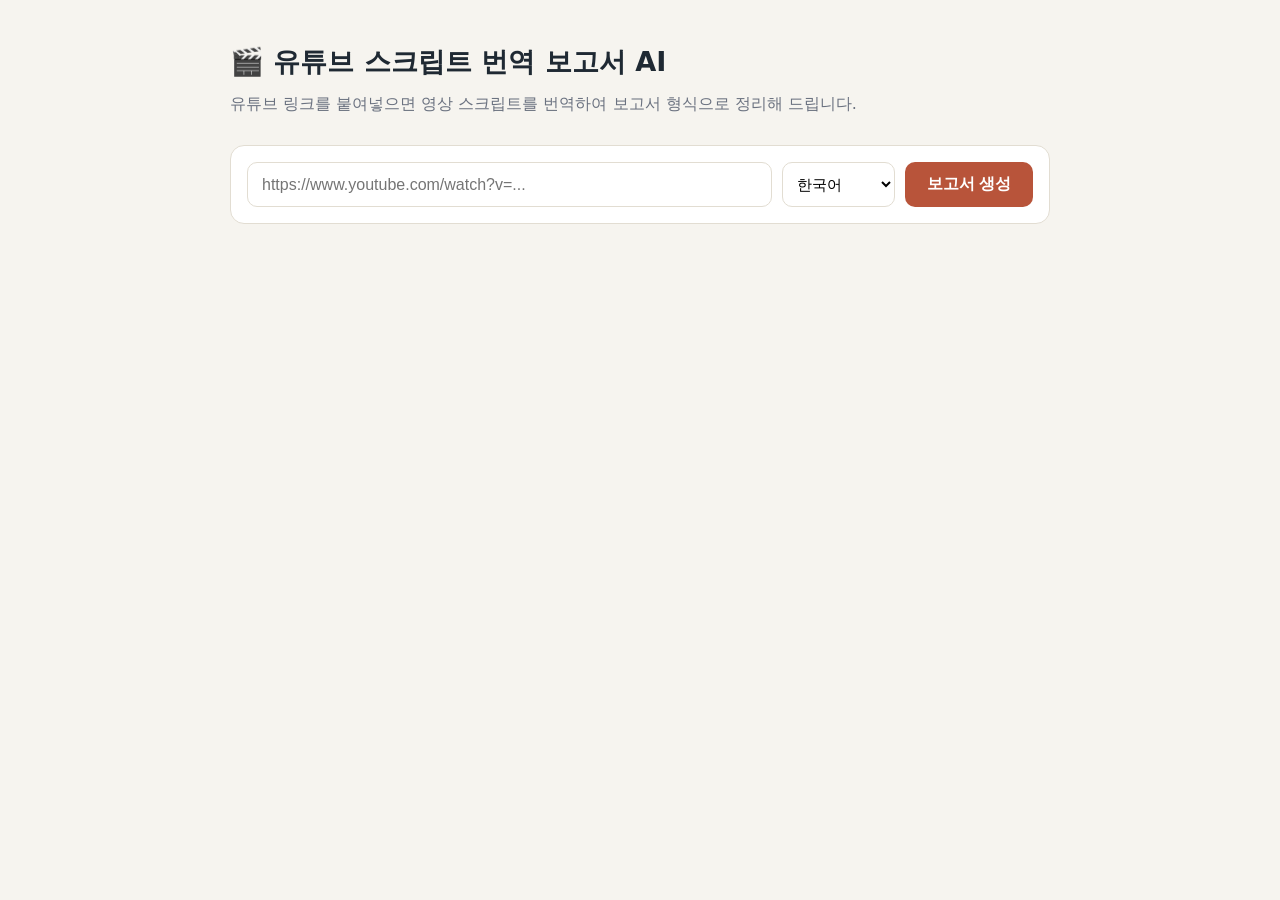
<file: static/index.html>
<!DOCTYPE html>
<html lang="ko">
<head>
<meta charset="UTF-8">
<meta name="viewport" content="width=device-width, initial-scale=1.0">
<title>유튜브 스크립트 번역 보고서 AI</title>
<style>
  :root {
    --bg: #f6f4ef;
    --card: #ffffff;
    --ink: #1f2933;
    --muted: #6b7280;
    --accent: #b8543a;
    --accent-dark: #97432e;
    --border: #e2ddd2;
  }
  * { box-sizing: border-box; }
  body {
    margin: 0;
    font-family: "Pretendard", "Apple SD Gothic Neo", "Noto Sans KR", system-ui, sans-serif;
    background: var(--bg);
    color: var(--ink);
    line-height: 1.65;
  }
  .wrap { max-width: 860px; margin: 0 auto; padding: 40px 20px 80px; }
  header h1 { font-size: 1.7rem; margin: 0 0 6px; }
  header p { color: var(--muted); margin: 0 0 28px; }
  form {
    display: flex; gap: 10px; flex-wrap: wrap;
    background: var(--card); border: 1px solid var(--border);
    border-radius: 14px; padding: 16px;
  }
  input[type="url"] {
    flex: 1 1 320px; padding: 12px 14px; font-size: 1rem;
    border: 1px solid var(--border); border-radius: 10px; outline: none;
  }
  input[type="url"]:focus { border-color: var(--accent); }
  select {
    padding: 12px 10px; font-size: 0.95rem;
    border: 1px solid var(--border); border-radius: 10px; background: #fff;
  }
  button {
    padding: 12px 22px; font-size: 1rem; font-weight: 600;
    color: #fff; background: var(--accent); border: none;
    border-radius: 10px; cursor: pointer;
  }
  button:hover { background: var(--accent-dark); }
  button:disabled { background: #c9c2b6; cursor: not-allowed; }
  .status { margin: 18px 4px; color: var(--muted); font-size: 0.92rem; min-height: 1.4em; }
  .status.error { color: #b3261e; }
  .spinner {
    display: inline-block; width: 12px; height: 12px; margin-right: 8px;
    border: 2px solid var(--border); border-top-color: var(--accent);
    border-radius: 50%; animation: spin 0.8s linear infinite; vertical-align: -1px;
  }
  @keyframes spin { to { transform: rotate(360deg); } }
  #report {
    display: none;
    background: var(--card); border: 1px solid var(--border);
    border-radius: 14px; padding: 30px 34px; margin-top: 6px;
    overflow-wrap: break-word;
  }
  #report h1 { font-size: 1.45rem; border-bottom: 2px solid var(--accent); padding-bottom: 10px; }
  #report h2 { font-size: 1.18rem; margin-top: 1.8em; color: var(--accent-dark); }
  #report h3 { font-size: 1.04rem; margin-top: 1.4em; }
  #report blockquote {
    margin: 0.8em 0; padding: 8px 16px; color: #4b5563;
    border-left: 3px solid var(--accent); background: #faf7f1;
  }
  #report table { border-collapse: collapse; width: 100%; margin: 0.8em 0; font-size: 0.94rem; }
  #report th, #report td { border: 1px solid var(--border); padding: 7px 12px; text-align: left; }
  #report th { background: #f3efe6; }
  #report code { background: #f3efe6; padding: 1px 5px; border-radius: 4px; font-size: 0.9em; }
  .toolbar { display: none; justify-content: flex-end; gap: 8px; margin-top: 12px; }
  .toolbar button { background: #fff; color: var(--ink); border: 1px solid var(--border); font-weight: 500; padding: 8px 16px; font-size: 0.9rem; }
  .toolbar button:hover { background: #f3efe6; }
</style>
</head>
<body>
<div class="wrap">
  <header>
    <h1>🎬 유튜브 스크립트 번역 보고서 AI</h1>
    <p>유튜브 링크를 붙여넣으면 영상 스크립트를 번역하여 보고서 형식으로 정리해 드립니다.</p>
  </header>

  <form id="form">
    <input type="url" id="url" placeholder="https://www.youtube.com/watch?v=..." required>
    <select id="lang">
      <option value="한국어" selected>한국어</option>
      <option value="English">English</option>
      <option value="日本語">日本語</option>
      <option value="中文(简体)">中文(简体)</option>
      <option value="Español">Español</option>
    </select>
    <button type="submit" id="submit">보고서 생성</button>
  </form>

  <div class="status" id="status"></div>
  <article id="report"></article>
  <div class="toolbar" id="toolbar">
    <button type="button" id="copy">📋 마크다운 복사</button>
    <button type="button" id="download">⬇️ 파일로 저장</button>
  </div>
</div>

<script>
const form = document.getElementById("form");
const urlInput = document.getElementById("url");
const langSelect = document.getElementById("lang");
const submitBtn = document.getElementById("submit");
const statusEl = document.getElementById("status");
const reportEl = document.getElementById("report");
const toolbar = document.getElementById("toolbar");

let rawMarkdown = "";

// 외부 라이브러리 없이 동작하는 최소 마크다운 렌더러
function renderMarkdown(md) {
  const esc = s => s.replace(/&/g, "&amp;").replace(/</g, "&lt;").replace(/>/g, "&gt;");
  const inline = s => esc(s)
    .replace(/\*\*(.+?)\*\*/g, "<strong>$1</strong>")
    .replace(/\*(.+?)\*/g, "<em>$1</em>")
    .replace(/`([^`]+)`/g, "<code>$1</code>");

  const lines = md.split("\n");
  let html = "", listOpen = false, tableRows = [];

  const closeList = () => { if (listOpen) { html += "</ul>"; listOpen = false; } };
  const flushTable = () => {
    if (!tableRows.length) return;
    const [head, ...body] = tableRows;
    html += "<table><thead><tr>" + head.map(c => `<th>${inline(c)}</th>`).join("") + "</tr></thead><tbody>";
    for (const row of body) html += "<tr>" + row.map(c => `<td>${inline(c)}</td>`).join("") + "</tr>";
    html += "</tbody></table>";
    tableRows = [];
  };

  for (const line of lines) {
    const t = line.trim();
    if (/^\|.*\|$/.test(t)) {
      const cells = t.slice(1, -1).split("|").map(c => c.trim());
      if (!cells.every(c => /^:?-{2,}:?$/.test(c))) tableRows.push(cells);
      continue;
    }
    flushTable();
    if (t.startsWith("### ")) { closeList(); html += `<h3>${inline(t.slice(4))}</h3>`; }
    else if (t.startsWith("## ")) { closeList(); html += `<h2>${inline(t.slice(3))}</h2>`; }
    else if (t.startsWith("# "))  { closeList(); html += `<h1>${inline(t.slice(2))}</h1>`; }
    else if (t.startsWith("> "))  { closeList(); html += `<blockquote>${inline(t.slice(2))}</blockquote>`; }
    else if (/^[-*] /.test(t))    { if (!listOpen) { html += "<ul>"; listOpen = true; } html += `<li>${inline(t.slice(2))}</li>`; }
    else if (t === "")            { closeList(); }
    else                          { closeList(); html += `<p>${inline(t)}</p>`; }
  }
  closeList();
  flushTable();
  return html;
}

function setStatus(msg, isError = false, busy = false) {
  statusEl.className = "status" + (isError ? " error" : "");
  statusEl.innerHTML = (busy ? '<span class="spinner"></span>' : "") + msg;
}

form.addEventListener("submit", async (e) => {
  e.preventDefault();
  submitBtn.disabled = true;
  rawMarkdown = "";
  reportEl.style.display = "none";
  reportEl.innerHTML = "";
  toolbar.style.display = "none";
  setStatus("스크립트를 가져오는 중...", false, true);

  try {
    const resp = await fetch("/api/report", {
      method: "POST",
      headers: { "Content-Type": "application/json" },
      body: JSON.stringify({ url: urlInput.value, target_language: langSelect.value }),
    });
    if (!resp.ok || !resp.body) throw new Error("서버 오류가 발생했습니다.");

    const reader = resp.body.getReader();
    const decoder = new TextDecoder();
    let buffer = "";

    while (true) {
      const { done, value } = await reader.read();
      if (done) break;
      buffer += decoder.decode(value, { stream: true });

      let idx;
      while ((idx = buffer.indexOf("\n\n")) !== -1) {
        const block = buffer.slice(0, idx);
        buffer = buffer.slice(idx + 2);
        const eventMatch = block.match(/^event: (.+)$/m);
        const dataMatch = block.match(/^data: (.+)$/m);
        if (!eventMatch || !dataMatch) continue;
        const event = eventMatch[1];
        const data = JSON.parse(dataMatch[1]);

        if (event === "meta") {
          const gen = data.is_generated ? " · 자동 생성 자막" : "";
          setStatus(`자막 확인 완료 (${data.source_language}${gen}) — 보고서 작성 중...`, false, true);
          reportEl.style.display = "block";
        } else if (event === "delta") {
          rawMarkdown += data.text;
          reportEl.innerHTML = renderMarkdown(rawMarkdown);
        } else if (event === "error") {
          setStatus(data.message, true);
          submitBtn.disabled = false;
          return;
        } else if (event === "done") {
          setStatus("✅ 보고서 작성 완료");
          toolbar.style.display = "flex";
        }
      }
    }
  } catch (err) {
    setStatus(err.message || "오류가 발생했습니다.", true);
  } finally {
    submitBtn.disabled = false;
  }
});

document.getElementById("copy").addEventListener("click", async () => {
  await navigator.clipboard.writeText(rawMarkdown);
  setStatus("📋 마크다운이 클립보드에 복사되었습니다.");
});

document.getElementById("download").addEventListener("click", () => {
  const blob = new Blob([rawMarkdown], { type: "text/markdown;charset=utf-8" });
  const a = document.createElement("a");
  a.href = URL.createObjectURL(blob);
  a.download = "youtube-report.md";
  a.click();
  URL.revokeObjectURL(a.href);
});
</script>
</body>
</html>
</file>
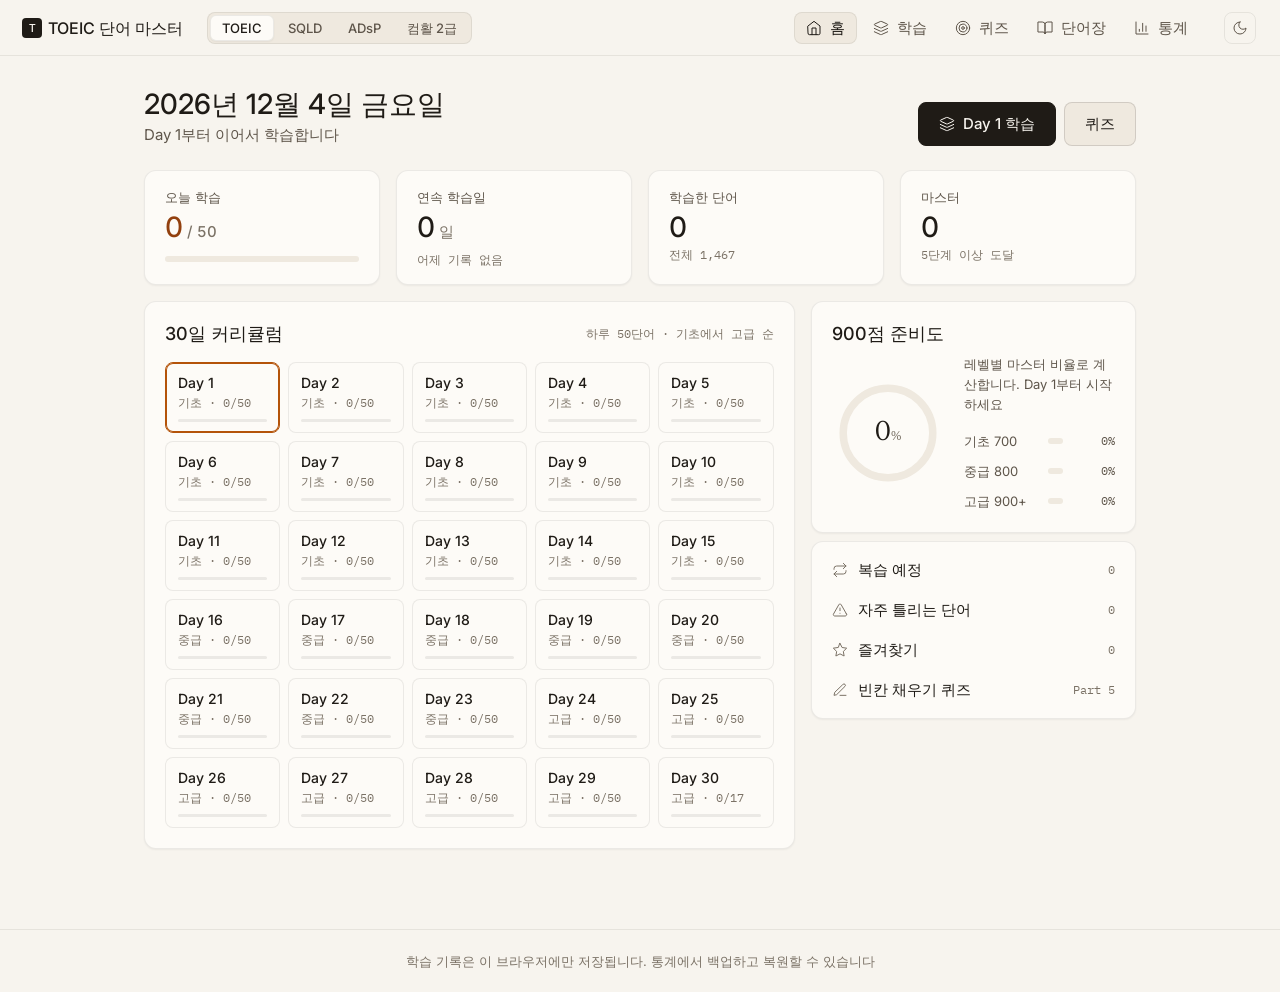
<file: toeic/index.html>
<!DOCTYPE html>
<html lang="ko">
<head>
<meta charset="UTF-8">
<meta name="viewport" content="width=device-width, initial-scale=1.0">
<title>TOEIC 단어 마스터</title>
<meta name="description" content="토익 900점 어휘와 SQLD, ADsP, 컴활 2급 핵심 용어를 간격 반복 플래시카드와 퀴즈로 학습하는 웹앱">
<link rel="preconnect" href="https://fonts.googleapis.com">
<link rel="preconnect" href="https://fonts.gstatic.com" crossorigin>
<link rel="stylesheet" href="https://fonts.googleapis.com/css2?family=Inter:wght@400;500&family=Newsreader:opsz,wght@6..72,400;6..72,500&family=IBM+Plex+Mono:wght@400;500&display=swap">
<link rel="stylesheet" href="style.css">
</head>
<body>
<header class="topbar">
  <a href="#/" class="brand"><span class="mark" id="brandMark">T</span><span id="brandName">TOEIC 단어 마스터</span></a>
  <div class="seg" id="courseSeg" role="group" aria-label="시험 선택"></div>
  <nav class="nav">
    <a href="#/" data-route="home"><svg class="i"><use href="#ic-home"/></svg><span>홈</span></a>
    <a href="#/study" data-route="study"><svg class="i"><use href="#ic-layers"/></svg><span>학습</span></a>
    <a href="#/quiz" data-route="quiz"><svg class="i"><use href="#ic-target"/></svg><span>퀴즈</span></a>
    <a href="#/words" data-route="words"><svg class="i"><use href="#ic-book"/></svg><span id="navWords">단어장</span></a>
    <a href="#/stats" data-route="stats"><svg class="i"><use href="#ic-chart"/></svg><span>통계</span></a>
  </nav>
  <button class="icon-btn" id="themeToggle" title="테마 전환" aria-label="테마 전환"><svg class="i"><use href="#ic-moon"/></svg></button>
</header>

<main id="app" class="container"></main>

<footer class="footer">학습 기록은 이 브라우저에만 저장됩니다. 통계에서 백업하고 복원할 수 있습니다</footer>

<svg width="0" height="0" style="position:absolute" aria-hidden="true">
  <symbol id="ic-monitor" viewBox="0 0 24 24"><rect width="20" height="14" x="2" y="3" rx="2"/><path d="M8 21h8"/><path d="M12 17v4"/></symbol>
  <symbol id="ic-cpu" viewBox="0 0 24 24"><rect width="16" height="16" x="4" y="4" rx="2"/><rect width="6" height="6" x="9" y="9" rx="1"/><path d="M15 2v2"/><path d="M15 20v2"/><path d="M2 15h2"/><path d="M2 9h2"/><path d="M20 15h2"/><path d="M20 9h2"/><path d="M9 2v2"/><path d="M9 20v2"/></symbol>
  <symbol id="ic-image" viewBox="0 0 24 24"><rect width="18" height="18" x="3" y="3" rx="2"/><circle cx="9" cy="9" r="2"/><path d="m21 15-3.086-3.086a2 2 0 0 0-2.828 0L6 21"/></symbol>
  <symbol id="ic-shield" viewBox="0 0 24 24"><path d="M20 13c0 5-3.5 7.5-7.66 8.95a1 1 0 0 1-.67-.01C7.5 20.5 4 18 4 13V6a1 1 0 0 1 1-1c2 0 4.5-1.2 6.24-2.72a1.17 1.17 0 0 1 1.52 0C14.51 3.81 17 5 19 5a1 1 0 0 1 1 1z"/></symbol>
  <symbol id="ic-sigma" viewBox="0 0 24 24"><path d="M18 7V5a1 1 0 0 0-1-1H6.5a.5.5 0 0 0-.4.8l4.5 6a2 2 0 0 1 0 2.4l-4.5 6a.5.5 0 0 0 .4.8H17a1 1 0 0 0 1-1v-2"/></symbol>
  <symbol id="ic-printer" viewBox="0 0 24 24"><path d="M6 18H4a2 2 0 0 1-2-2v-5a2 2 0 0 1 2-2h16a2 2 0 0 1 2 2v5a2 2 0 0 1-2 2h-2"/><path d="M6 9V3a1 1 0 0 1 1-1h10a1 1 0 0 1 1 1v6"/><rect x="6" y="14" width="12" height="8" rx="1"/></symbol>
  <symbol id="ic-home" viewBox="0 0 24 24"><path d="m3 9 9-7 9 7v11a2 2 0 0 1-2 2H5a2 2 0 0 1-2-2z"/><path d="M9 22V12h6v10"/></symbol>
  <symbol id="ic-layers" viewBox="0 0 24 24"><path d="m12.83 2.18a2 2 0 0 0-1.66 0L2.6 6.08a1 1 0 0 0 0 1.83l8.58 3.91a2 2 0 0 0 1.66 0l8.58-3.9a1 1 0 0 0 0-1.83Z"/><path d="m22 17.65-9.17 4.16a2 2 0 0 1-1.66 0L2 17.65"/><path d="m22 12.65-9.17 4.16a2 2 0 0 1-1.66 0L2 12.65"/></symbol>
  <symbol id="ic-target" viewBox="0 0 24 24"><circle cx="12" cy="12" r="10"/><circle cx="12" cy="12" r="6"/><circle cx="12" cy="12" r="2"/></symbol>
  <symbol id="ic-book" viewBox="0 0 24 24"><path d="M2 3h6a4 4 0 0 1 4 4v14a3 3 0 0 0-3-3H2z"/><path d="M22 3h-6a4 4 0 0 0-4 4v14a3 3 0 0 1 3-3h7z"/></symbol>
  <symbol id="ic-chart" viewBox="0 0 24 24"><path d="M3 3v18h18"/><path d="M18 17V9"/><path d="M13 17V5"/><path d="M8 17v-3"/></symbol>
  <symbol id="ic-moon" viewBox="0 0 24 24"><path d="M12 3a6 6 0 0 0 9 9 9 9 0 1 1-9-9Z"/></symbol>
  <symbol id="ic-repeat" viewBox="0 0 24 24"><path d="m17 2 4 4-4 4"/><path d="M3 11v-1a4 4 0 0 1 4-4h14"/><path d="m7 22-4-4 4-4"/><path d="M21 13v1a4 4 0 0 1-4 4H3"/></symbol>
  <symbol id="ic-star" viewBox="0 0 24 24"><path d="M12 2l3.09 6.26L22 9.27l-5 4.87 1.18 6.88L12 17.77l-6.18 3.25L7 14.14 2 9.27l6.91-1.01z"/></symbol>
  <symbol id="ic-alert" viewBox="0 0 24 24"><path d="m21.73 18-8-14a2 2 0 0 0-3.48 0l-8 14A2 2 0 0 0 4 21h16a2 2 0 0 0 1.73-3Z"/><path d="M12 9v4"/><path d="M12 17h.01"/></symbol>
  <symbol id="ic-pen" viewBox="0 0 24 24"><path d="M12 20h9"/><path d="M16.5 3.5a2.1 2.1 0 1 1 3 3L7 19l-4 1 1-4Z"/></symbol>
  <symbol id="ic-volume" viewBox="0 0 24 24"><path d="M11 5 6 9H2v6h4l5 4z"/><path d="M15.54 8.46a5 5 0 0 1 0 7.07"/><path d="M19.07 4.93a10 10 0 0 1 0 14.14"/></symbol>
  <symbol id="ic-check" viewBox="0 0 24 24"><path d="M20 6 9 17l-5-5"/></symbol>
  <symbol id="ic-x" viewBox="0 0 24 24"><path d="M18 6 6 18"/><path d="m6 6 12 12"/></symbol>
  <symbol id="ic-arrow-right" viewBox="0 0 24 24"><path d="M5 12h14"/><path d="m12 5 7 7-7 7"/></symbol>
  <symbol id="ic-arrow-left" viewBox="0 0 24 24"><path d="M19 12H5"/><path d="m12 19-7-7 7-7"/></symbol>
  <symbol id="ic-plus" viewBox="0 0 24 24"><path d="M5 12h14"/><path d="M12 5v14"/></symbol>
  <symbol id="ic-download" viewBox="0 0 24 24"><path d="M21 15v4a2 2 0 0 1-2 2H5a2 2 0 0 1-2-2v-4"/><path d="m7 10 5 5 5-5"/><path d="M12 15V3"/></symbol>
  <symbol id="ic-upload" viewBox="0 0 24 24"><path d="M21 15v4a2 2 0 0 1-2 2H5a2 2 0 0 1-2-2v-4"/><path d="m17 8-5-5-5 5"/><path d="M12 3v12"/></symbol>
  <symbol id="ic-rotate" viewBox="0 0 24 24"><path d="M3 12a9 9 0 1 0 9-9 9.75 9.75 0 0 0-6.74 2.74L3 8"/><path d="M3 3v5h5"/></symbol>
  <symbol id="ic-type" viewBox="0 0 24 24"><path d="M4 7V4h16v3"/><path d="M9 20h6"/><path d="M12 4v16"/></symbol>
  <symbol id="ic-languages" viewBox="0 0 24 24"><path d="m5 8 6 6"/><path d="m4 14 6-6 2-3"/><path d="M2 5h12"/><path d="M7 2h1"/><path d="m22 22-5-10-5 10"/><path d="M14 18h6"/></symbol>
  <symbol id="ic-shuffle" viewBox="0 0 24 24"><path d="M2 18h1.4c1.3 0 2.5-.6 3.3-1.7l6.1-8.6c.7-1.1 2-1.7 3.3-1.7H22"/><path d="m18 2 4 4-4 4"/><path d="M2 6h1.9c1.5 0 2.9.9 3.6 2.2"/><path d="M22 18h-5.9c-1.3 0-2.6-.7-3.3-1.8l-.5-.8"/><path d="m18 14 4 4-4 4"/></symbol>
  <symbol id="ic-keyboard" viewBox="0 0 24 24"><rect width="20" height="16" x="2" y="4" rx="2"/><path d="M6 8h.01"/><path d="M10 8h.01"/><path d="M14 8h.01"/><path d="M18 8h.01"/><path d="M8 12h.01"/><path d="M12 12h.01"/><path d="M16 12h.01"/><path d="M7 16h10"/></symbol>
  <symbol id="ic-briefcase" viewBox="0 0 24 24"><path d="M16 20V4a2 2 0 0 0-2-2h-4a2 2 0 0 0-2 2v16"/><rect width="20" height="14" x="2" y="6" rx="2"/></symbol>
  <symbol id="ic-building" viewBox="0 0 24 24"><rect width="16" height="20" x="4" y="2" rx="2"/><path d="M9 22v-4h6v4"/><path d="M8 6h.01"/><path d="M16 6h.01"/><path d="M12 6h.01"/><path d="M12 10h.01"/><path d="M12 14h.01"/><path d="M16 10h.01"/><path d="M16 14h.01"/><path d="M8 10h.01"/><path d="M8 14h.01"/></symbol>
  <symbol id="ic-trending" viewBox="0 0 24 24"><path d="m22 7-8.5 8.5-5-5L2 17"/><path d="M16 7h6v6"/></symbol>
  <symbol id="ic-coins" viewBox="0 0 24 24"><circle cx="8" cy="8" r="6"/><path d="M18.09 10.37A6 6 0 1 1 10.34 18"/><path d="M7 6h1v4"/><path d="m16.71 13.88.7.71-2.82 2.82"/></symbol>
  <symbol id="ic-scale" viewBox="0 0 24 24"><path d="m16 16 3-8 3 8c-.87.65-1.92 1-3 1s-2.13-.35-3-1Z"/><path d="m2 16 3-8 3 8c-.87.65-1.92 1-3 1s-2.13-.35-3-1Z"/><path d="M7 21h10"/><path d="M12 3v18"/><path d="M3 7h2c2 0 5-1 7-2 2 1 5 2 7 2h2"/></symbol>
  <symbol id="ic-package" viewBox="0 0 24 24"><path d="m7.5 4.27 9 5.15"/><path d="M21 8a2 2 0 0 0-1-1.73l-7-4a2 2 0 0 0-2 0l-7 4A2 2 0 0 0 3 8v8a2 2 0 0 0 1 1.73l7 4a2 2 0 0 0 2 0l7-4A2 2 0 0 0 21 16Z"/><path d="m3.3 7 8.7 5 8.7-5"/><path d="M12 22V12"/></symbol>
  <symbol id="ic-plane" viewBox="0 0 24 24"><path d="M17.8 19.2 16 11l3.5-3.5C21 6 21.5 4 21 3c-1-.5-3 0-4.5 1.5L13 8 4.8 6.2c-.5-.1-.9.1-1.1.5l-.3.5c-.2.5-.1 1 .3 1.3L9 12l-2 3H4l-1 1 3 2 2 3 1-1v-3l3-2 3.5 5.3c.3.4.8.5 1.3.3l.5-.2c.4-.3.6-.7.5-1.2z"/></symbol>
  <symbol id="ic-wrench" viewBox="0 0 24 24"><path d="M14.7 6.3a1 1 0 0 0 0 1.4l1.6 1.6a1 1 0 0 0 1.4 0l3.77-3.77a6 6 0 0 1-7.94 7.94l-6.91 6.91a2.12 2.12 0 0 1-3-3l6.91-6.91a6 6 0 0 1 7.94-7.94l-3.76 3.76z"/></symbol>
  <symbol id="ic-bag" viewBox="0 0 24 24"><path d="M6 2 3 6v14a2 2 0 0 0 2 2h14a2 2 0 0 0 2-2V6l-3-4Z"/><path d="M3 6h18"/><path d="M16 10a4 4 0 0 1-8 0"/></symbol>
  <symbol id="ic-megaphone" viewBox="0 0 24 24"><path d="m3 11 18-5v12L3 14v-3z"/><path d="M11.6 16.8a3 3 0 1 1-5.8-1.6"/></symbol>
  <symbol id="ic-award" viewBox="0 0 24 24"><circle cx="12" cy="8" r="6"/><path d="M15.477 12.89 17 22l-5-3-5 3 1.523-9.11"/></symbol>
  <symbol id="ic-network" viewBox="0 0 24 24"><rect x="16" y="16" width="6" height="6" rx="1"/><rect x="2" y="16" width="6" height="6" rx="1"/><rect x="9" y="2" width="6" height="6" rx="1"/><path d="M5 16v-3a1 1 0 0 1 1-1h12a1 1 0 0 1 1 1v3"/><path d="M12 12V8"/></symbol>
  <symbol id="ic-table" viewBox="0 0 24 24"><path d="M12 3v18"/><rect width="18" height="18" x="3" y="3" rx="2"/><path d="M3 9h18"/><path d="M3 15h18"/></symbol>
  <symbol id="ic-terminal" viewBox="0 0 24 24"><path d="m4 17 6-6-6-6"/><path d="M12 19h8"/></symbol>
  <symbol id="ic-database" viewBox="0 0 24 24"><ellipse cx="12" cy="5" rx="9" ry="3"/><path d="M3 5v14a9 3 0 0 0 18 0V5"/><path d="M3 12a9 3 0 0 0 18 0"/></symbol>
  <symbol id="ic-clipboard" viewBox="0 0 24 24"><rect width="8" height="4" x="8" y="2" rx="1"/><path d="M16 4h2a2 2 0 0 1 2 2v14a2 2 0 0 1-2 2H6a2 2 0 0 1-2-2V6a2 2 0 0 1 2-2h2"/><path d="M12 11h4"/><path d="M12 16h4"/><path d="M8 11h.01"/><path d="M8 16h.01"/></symbol>
  <symbol id="ic-search" viewBox="0 0 24 24"><circle cx="11" cy="11" r="8"/><path d="m21 21-4.3-4.3"/></symbol>
  <symbol id="ic-link" viewBox="0 0 24 24"><path d="M10 13a5 5 0 0 0 7.54.54l3-3a5 5 0 0 0-7.07-7.07l-1.72 1.71"/><path d="M14 11a5 5 0 0 0-7.54-.54l-3 3a5 5 0 0 0 7.07 7.07l1.71-1.71"/></symbol>
</svg>

<div id="toast" class="toast" role="status" aria-live="polite"></div>

<script src="data/words_1.js"></script>
<script src="data/words_2.js"></script>
<script src="data/words_3.js"></script>
<script src="data/words_4.js"></script>
<script src="data/words_5.js"></script>
<script src="data/words_6.js"></script>
<script src="data/words_7.js"></script>
<script src="data/words_8.js"></script>
<script src="data/words_9.js"></script>
<script src="data/words_10.js"></script>
<script src="data/words_11.js"></script>
<script src="data/words_12.js"></script>
<script src="data/sqld.js"></script>
<script src="data/adsp.js"></script>
<script src="data/comp2_1.js"></script>
<script src="data/comp2_2.js"></script>
<script src="app.js"></script>
</body>
</html>
</file>
<file: toeic/style.css>
/* TOEIC 900+ 단어 마스터
   방향: 종이 단어장과 형광펜이 있는 책상. 따뜻한 중성색 램프, 앰버 액센트 하나.
   시그니처: 예문 속 표제어에 그어진 형광펜 자국. */
:root {
  --bg: #f7f4ee; --surface: #fdfbf7; --raised: #efe9df;
  --text: #1f1b16; --text-2: #5e554a; --muted: #7b7266;
  --line: rgba(31,27,22,.08); --line-strong: rgba(31,27,22,.14);
  --accent: #b45309; --accent-ink: #ffffff; --accent-text: #92400e;
  --accent-soft: rgba(180,83,9,.10); --mark: rgba(245,166,35,.38);
  --positive: #16a34a; --positive-soft: rgba(22,163,74,.10);
  --negative: #dc2626; --negative-soft: rgba(220,38,38,.10);
  --shadow-sm: 0 1px 2px rgba(0,0,0,.05); --shadow-lg: 0 8px 24px rgba(0,0,0,.06);
  --ease: cubic-bezier(.22,1,.36,1);
  --sans: "Inter", -apple-system, BlinkMacSystemFont, "Apple SD Gothic Neo", "Pretendard", "Noto Sans KR", "Malgun Gothic", sans-serif;
  --serif: "Newsreader", Georgia, "Times New Roman", serif;
  --mono: "IBM Plex Mono", ui-monospace, SFMono-Regular, Menlo, monospace;
}
@media (prefers-color-scheme: dark) { :root:not([data-theme="light"]) {
  --bg: #161513; --surface: #1c1a18; --raised: #262421;
  --text: #efe9de; --text-2: #aaa398; --muted: #8a847a;
  --line: rgba(239,233,222,.08); --line-strong: rgba(239,233,222,.14);
  --accent: #f0a63a; --accent-ink: #1f1b16; --accent-text: #f0a63a;
  --accent-soft: rgba(240,166,58,.14); --mark: rgba(240,166,58,.30);
  --positive: #4cc38a; --positive-soft: rgba(76,195,138,.12);
  --negative: #e5484d; --negative-soft: rgba(229,72,77,.12);
  --shadow-sm: none; --shadow-lg: 0 8px 24px rgba(0,0,0,.3);
} }
:root[data-theme="dark"] {
  --bg: #161513; --surface: #1c1a18; --raised: #262421;
  --text: #efe9de; --text-2: #aaa398; --muted: #8a847a;
  --line: rgba(239,233,222,.08); --line-strong: rgba(239,233,222,.14);
  --accent: #f0a63a; --accent-ink: #1f1b16; --accent-text: #f0a63a;
  --accent-soft: rgba(240,166,58,.14); --mark: rgba(240,166,58,.30);
  --positive: #4cc38a; --positive-soft: rgba(76,195,138,.12);
  --negative: #e5484d; --negative-soft: rgba(229,72,77,.12);
  --shadow-sm: none; --shadow-lg: 0 8px 24px rgba(0,0,0,.3);
}

* { box-sizing: border-box; }
html, body { margin: 0; }
body { background: var(--bg); color: var(--text); font-family: var(--sans); font-size: 15px; line-height: 22px; min-height: 100vh; display: flex; flex-direction: column; -webkit-font-smoothing: antialiased; }
a { color: inherit; text-decoration: none; }
button { font: inherit; color: inherit; cursor: pointer; }
h1, h2, h3 { margin: 0; font-weight: 500; }
h1 { font-size: 28px; line-height: 32px; }
h2 { font-size: 18px; line-height: 24px; }
h3 { font-size: 15px; line-height: 20px; }
p { margin: 0; }
.muted { color: var(--muted); }
.sec { color: var(--text-2); }
.small { font-size: 13px; line-height: 20px; }
.meta { font-family: var(--mono); font-size: 12px; line-height: 16px; color: var(--muted); font-variant-numeric: tabular-nums; }
.num { font-variant-numeric: tabular-nums; }
:focus-visible { outline: 2px solid var(--accent); outline-offset: 2px; }

/* icons */
.i { width: 16px; height: 16px; stroke: currentColor; fill: none; stroke-width: 1.5; stroke-linecap: round; stroke-linejoin: round; flex-shrink: 0; vertical-align: -3px; }
.i-lg { width: 18px; height: 18px; }

/* top bar */
.topbar { position: sticky; top: 0; z-index: 10; height: 56px; display: flex; align-items: center; gap: 24px; padding: 0 24px; background: var(--bg); border-bottom: 1px solid var(--line); }
.brand { font-weight: 500; font-size: 16px; display: flex; align-items: center; gap: 8px; white-space: nowrap; }
.brand .mark { width: 20px; height: 20px; border-radius: 4px; background: var(--text); color: var(--bg); font-family: var(--mono); font-size: 11px; display: inline-flex; align-items: center; justify-content: center; }
.nav { display: flex; gap: 4px; margin-left: auto; }
.nav a { height: 32px; padding: 0 12px; border-radius: 8px; color: var(--text-2); display: inline-flex; align-items: center; gap: 8px; transition: background-color .15s var(--ease), color .15s var(--ease); }
.nav a:hover { background: var(--raised); color: var(--text); }
.nav a.active { background: var(--raised); color: var(--text); box-shadow: inset 0 0 0 1px var(--line); }
.icon-btn { width: 32px; height: 32px; border-radius: 8px; border: 1px solid var(--line); background: transparent; color: var(--text-2); display: inline-flex; align-items: center; justify-content: center; transition: background-color .15s var(--ease); }
.icon-btn:hover { background: var(--raised); }
/* course switcher */
.seg { display: inline-flex; padding: 2px; gap: 2px; background: var(--raised); border: 1px solid var(--line); border-radius: 8px; }
.seg button { height: 26px; padding: 0 12px; border: 0; border-radius: 6px; background: transparent; color: var(--text-2); font-size: 13px; font-weight: 500; transition: background-color .15s var(--ease), color .15s var(--ease); }
.seg button:hover { color: var(--text); }
.seg button.on { background: var(--surface); color: var(--text); box-shadow: var(--shadow-sm), inset 0 0 0 1px var(--line); }
@media (max-width: 900px) {
  .topbar { height: auto; flex-wrap: wrap; padding: 12px 16px; gap: 8px 12px; }
  .icon-btn { margin-left: auto; }
  .nav { order: 3; flex-basis: 100%; margin-left: 0; }
  .nav a { padding: 0 8px; flex: 1; justify-content: center; }
}
@media (max-width: 520px) {
  .seg { order: 2; flex-basis: 100%; }
  .seg button { flex: 1; height: 28px; }
}
@media (max-width: 400px) { .nav a .i { display: none; } }

.container { width: 100%; max-width: 1040px; margin: 0 auto; padding: 32px 24px 64px; flex: 1; }
@media (max-width: 640px) { .container { padding: 24px 16px 48px; } }
.footer { text-align: center; color: var(--muted); font-size: 13px; padding: 20px 16px; border-top: 1px solid var(--line); }

.page-head { display: flex; align-items: flex-end; justify-content: space-between; gap: 16px; flex-wrap: wrap; margin-bottom: 24px; }
.page-head .sub { color: var(--text-2); margin-top: 4px; }

.card { background: var(--surface); border: 1px solid var(--line); border-radius: 12px; padding: 20px; box-shadow: var(--shadow-sm); }
.grid { display: grid; gap: 16px; }
.grid-2 { grid-template-columns: repeat(2, 1fr); }
.grid-3 { grid-template-columns: repeat(3, 1fr); }
.grid-4 { grid-template-columns: repeat(4, 1fr); }
.grid-main { grid-template-columns: 2fr 1fr; }
@media (max-width: 720px) { .grid-3, .grid-4 { grid-template-columns: repeat(2, 1fr); } .grid-main { grid-template-columns: 1fr; } }
@media (max-width: 480px) { .grid-2, .grid-3 { grid-template-columns: 1fr; } }
.row { display: flex; gap: 8px; align-items: center; flex-wrap: wrap; }
.spread { justify-content: space-between; }
.stack { display: flex; flex-direction: column; gap: 8px; }
.mt { margin-top: 16px; } .mb { margin-bottom: 16px; } .mt-lg { margin-top: 32px; } .mb-sm { margin-bottom: 8px; }
.section { margin-top: 40px; }
.section > h2 { margin-bottom: 12px; }

/* buttons */
.btn { height: 36px; padding: 0 16px; border-radius: 8px; border: 1px solid var(--line-strong); background: var(--raised); color: var(--text); font-weight: 500; display: inline-flex; align-items: center; justify-content: center; gap: 8px; white-space: nowrap; transition: background-color .15s var(--ease), border-color .15s var(--ease), transform .12s var(--ease), opacity .15s var(--ease); }
.btn:hover { border-color: var(--muted); }
.btn:active { transform: scale(.98); }
.btn-primary { background: var(--text); color: var(--bg); border-color: var(--text); }
.btn-primary:hover { opacity: .9; border-color: var(--text); }
.btn-accent { background: var(--accent); color: var(--accent-ink); border-color: var(--accent); }
.btn-accent:hover { border-color: var(--accent); opacity: .92; }
.btn-ghost { background: transparent; border-color: transparent; color: var(--text-2); }
.btn-ghost:hover { background: var(--raised); border-color: transparent; }
.btn-lg { height: 44px; padding: 0 20px; }
.btn-sm { height: 32px; padding: 0 12px; font-size: 13px; }
.btn-block { width: 100%; }
.btn-row { display: flex; gap: 8px; flex-wrap: wrap; }
.btn:disabled { opacity: .5; cursor: not-allowed; }
.link-row { display: flex; align-items: center; justify-content: space-between; gap: 12px; height: 40px; padding: 0 12px; border-radius: 8px; color: var(--text); transition: background-color .15s var(--ease); }
.link-row:hover { background: var(--raised); }
.link-row .l { display: flex; align-items: center; gap: 10px; color: var(--text); }
.link-row .l .i { color: var(--muted); }
.link-row .meta { color: var(--muted); }

/* stats */
.stat { padding: 16px 20px; }
.stat .lbl { font-size: 13px; line-height: 20px; color: var(--text-2); }
.stat .val { font-size: 28px; line-height: 32px; font-weight: 500; font-variant-numeric: tabular-nums; margin-top: 4px; }
.stat .val.accent { color: var(--accent-text); }
.stat .cmp { font-size: 12px; line-height: 16px; color: var(--muted); margin-top: 4px; font-family: var(--mono); }

.progress { height: 6px; background: var(--raised); border-radius: 3px; overflow: hidden; }
.progress > span { display: block; height: 100%; background: var(--accent); border-radius: 3px; transition: width .4s var(--ease); }
.progress.quiet > span { background: var(--text-2); }

/* tags */
.tag { display: inline-flex; align-items: center; gap: 6px; height: 20px; padding: 0 6px; border-radius: 4px; font-size: 12px; line-height: 16px; color: var(--text-2); background: var(--raised); font-family: var(--mono); white-space: nowrap; }
.tag.pos { color: var(--muted); background: transparent; padding: 0; }
.tag.ok { color: var(--positive); background: var(--positive-soft); }
.tag.bad { color: var(--negative); background: var(--negative-soft); }
.tag.acc { color: var(--accent-text); background: var(--accent-soft); }
.dot { width: 6px; height: 6px; border-radius: 50%; background: var(--muted); flex-shrink: 0; }
.dot.lv2 { background: var(--text-2); } .dot.lv3 { background: var(--accent); }

/* signature: highlighter mark on the headword */
.mark { background: var(--mark); padding: 0 2px; margin: 0 -2px; border-radius: 2px; box-decoration-break: clone; -webkit-box-decoration-break: clone; font-weight: 500; font-style: normal; color: var(--text); }

/* curriculum */
.day-grid { display: grid; grid-template-columns: repeat(auto-fill, minmax(96px, 1fr)); gap: 8px; }
.day-tile { background: var(--surface); border: 1px solid var(--line); border-radius: 8px; padding: 10px 12px; color: var(--text); transition: border-color .15s var(--ease), background-color .15s var(--ease); }
.day-tile:hover { border-color: var(--muted); }
.day-tile .d { font-weight: 500; font-size: 14px; line-height: 20px; }
.day-tile .c { font-family: var(--mono); font-size: 12px; line-height: 16px; color: var(--muted); margin-top: 2px; font-variant-numeric: tabular-nums; }
.day-grid.wide { grid-template-columns: repeat(auto-fill, minmax(132px, 1fr)); }
.day-tile .c { white-space: nowrap; overflow: hidden; text-overflow: ellipsis; }
.day-tile.done { background: var(--raised); }
.day-tile.done .d { color: var(--text-2); }
.day-tile.today { border-color: var(--accent); box-shadow: inset 0 0 0 1px var(--accent); }
.day-tile .mini { height: 3px; margin-top: 8px; background: var(--line); border-radius: 2px; overflow: hidden; }
.day-tile .mini span { display: block; height: 100%; background: var(--accent); }
.day-tile.done .mini span { background: var(--text-2); }

.cat-tile { display: flex; gap: 12px; align-items: center; padding: 12px 16px; background: var(--surface); border: 1px solid var(--line); border-radius: 12px; color: var(--text); text-align: left; width: 100%; transition: border-color .15s var(--ease); }
.cat-tile:hover { border-color: var(--muted); }
.cat-tile .ic { width: 32px; height: 32px; border-radius: 8px; background: var(--raised); color: var(--text-2); display: inline-flex; align-items: center; justify-content: center; flex-shrink: 0; }
.cat-tile .body { flex: 1; min-width: 0; }
.cat-tile .nm { font-weight: 500; font-size: 14px; line-height: 20px; }
.cat-tile .ct { font-family: var(--mono); font-size: 12px; line-height: 16px; color: var(--muted); margin-top: 2px; }
.cat-tile .progress { margin-top: 8px; height: 3px; }

/* flashcard: the one rich moment */
.flash-wrap { max-width: 640px; margin: 0 auto; }
.flash { perspective: 1200px; min-height: 360px; cursor: pointer; }
.flash-inner { position: relative; width: 100%; min-height: 360px; transition: transform .4s var(--ease); transform-style: preserve-3d; }
.flash.flipped .flash-inner { transform: rotateY(180deg); }
.face { position: absolute; inset: 0; backface-visibility: hidden; -webkit-backface-visibility: hidden; display: flex; flex-direction: column; align-items: center; justify-content: center; text-align: center; padding: 40px 32px; background: var(--surface); border: 1px solid var(--line); border-radius: 16px; box-shadow: var(--shadow-lg); }
.face.back { transform: rotateY(180deg); gap: 12px; padding: 32px; overflow-y: auto; }
.face .word { font-family: var(--serif); font-size: 48px; line-height: 52px; font-weight: 400; letter-spacing: -.01em; }
.face.back .word { font-size: 32px; line-height: 36px; }
.face .pos { font-family: var(--mono); font-size: 13px; color: var(--muted); margin-top: 8px; }
.face .meaning { font-size: 22px; line-height: 30px; font-weight: 500; }
.face .syn { color: var(--text-2); font-size: 14px; }
.face .ex { font-size: 16px; line-height: 26px; color: var(--text); padding: 12px 16px; background: var(--raised); border-radius: 8px; max-width: 36rem; }
.flash-hint { color: var(--muted); font-size: 13px; margin-top: 16px; }
.flash-actions { display: grid; grid-template-columns: 1fr 1fr; gap: 8px; margin-top: 16px; }
.flash-actions .btn { height: 48px; font-size: 15px; }
.speak { height: 28px; padding: 0 10px; border-radius: 6px; border: 1px solid var(--line); background: transparent; color: var(--text-2); font-size: 13px; display: inline-flex; align-items: center; gap: 6px; margin-top: 12px; transition: background-color .15s var(--ease); }
.speak:hover { background: var(--raised); }
.counter { font-family: var(--mono); font-size: 13px; color: var(--muted); font-variant-numeric: tabular-nums; }

/* quiz */
.q-prompt { text-align: center; padding: 8px 0 20px; }
.q-prompt .big { font-family: var(--serif); font-size: 36px; line-height: 40px; font-weight: 400; }
.q-prompt .ko { font-size: 24px; line-height: 32px; font-weight: 500; }
.q-prompt .lead { font-size: 13px; color: var(--muted); margin-bottom: 8px; }
.q-prompt .pos { font-family: var(--mono); font-size: 13px; color: var(--muted); margin-top: 6px; }
.q-prompt.sentence .sent { font-size: 18px; line-height: 28px; text-align: left; max-width: 36rem; margin: 0 auto; }
.q-prompt .blank { display: inline-block; min-width: 88px; border-bottom: 2px solid var(--accent); background: var(--mark); border-radius: 2px 2px 0 0; }
.q-prompt .hint { font-size: 13px; color: var(--muted); margin-top: 12px; }
.choices { display: grid; gap: 8px; }
.choice { text-align: left; min-height: 44px; padding: 10px 12px; line-height: 22px; border-radius: 8px; border: 1px solid var(--line); background: var(--surface); color: var(--text); font-size: 15px; display: flex; gap: 12px; align-items: center; transition: border-color .15s var(--ease), background-color .15s var(--ease); }
.choice:hover:not(:disabled) { border-color: var(--muted); }
.choice.correct { background: var(--positive-soft); border-color: var(--positive); }
.choice.wrong { background: var(--negative-soft); border-color: var(--negative); }
.choice:disabled { cursor: default; }
kbd { display: inline-flex; align-items: center; justify-content: center; min-width: 20px; height: 20px; padding: 0 5px; border-radius: 4px; background: var(--raised); border: 1px solid var(--line-strong); font-family: var(--mono); font-size: 11px; color: var(--muted); }
.btn kbd, .choice kbd { margin-left: 2px; flex-shrink: 0; }
.typing { display: flex; gap: 8px; }
.typing input { flex: 1; min-width: 0; height: 44px; font: inherit; font-size: 18px; padding: 0 14px; border-radius: 8px; border: 1px solid var(--line-strong); background: var(--surface); color: var(--text); }
.typing input:focus { outline: 2px solid var(--accent); outline-offset: 0; border-color: transparent; }
.explain { margin-top: 16px; padding: 16px; border-radius: 8px; background: var(--raised); }
.explain .verdict { font-weight: 500; display: flex; align-items: center; gap: 8px; }
.explain .verdict.ok { color: var(--positive); } .explain .verdict.ng { color: var(--negative); }
.explain .w { font-family: var(--serif); font-size: 20px; margin-top: 8px; }
.explain .ex { color: var(--text-2); margin-top: 4px; }
.result { max-width: 600px; margin: 0 auto; }
.result .big { font-size: 56px; line-height: 60px; font-weight: 400; font-family: var(--serif); text-align: center; font-variant-numeric: tabular-nums; }
.result .big small { font-size: 24px; color: var(--muted); }

/* word list */
.filters { display: flex; gap: 8px; flex-wrap: wrap; align-items: center; }
.filters select, .filters input { font: inherit; height: 36px; padding: 0 10px; border-radius: 8px; border: 1px solid var(--line-strong); background: var(--surface); color: var(--text); }
.filters input { flex: 1; min-width: 160px; }
.wlist { display: flex; flex-direction: column; gap: 4px; }
.witem { padding: 12px 16px; border-radius: 8px; border: 1px solid transparent; transition: background-color .15s var(--ease); }
.witem:hover { background: var(--surface); border-color: var(--line); }
.witem .head { display: flex; gap: 10px; align-items: baseline; flex-wrap: wrap; }
.witem .w { font-family: var(--serif); font-size: 20px; line-height: 24px; }
.witem .m { font-weight: 500; }
.witem .syn { color: var(--muted); font-size: 13px; margin-top: 2px; }
.witem .ex { color: var(--text-2); font-size: 14px; margin-top: 4px; }
.witem .speak { margin: 0 0 0 8px; height: 22px; padding: 0 6px; }
.star { background: none; border: none; color: var(--muted); margin-left: auto; padding: 0 2px; display: inline-flex; align-items: center; align-self: center; border-radius: 4px; transition: color .15s var(--ease); }
.star .i { fill: none; }
.star.on { color: var(--accent); } .star.on .i { fill: currentColor; }
.star-toggle.on { color: var(--accent-text); }
.table { width: 100%; border-collapse: collapse; }
.table td, .table th { height: 36px; padding: 0 4px; border-bottom: 1px solid var(--line); text-align: left; font-size: 14px; }
.table th { color: var(--muted); font-weight: 400; font-size: 13px; }
.table td.n, .table th.n { text-align: right; font-family: var(--mono); font-size: 13px; font-variant-numeric: tabular-nums; }

/* stats page */
.gauge { display: flex; align-items: center; gap: 20px; }
.gauge svg { width: 112px; height: 112px; flex-shrink: 0; }
.lvrow { display: grid; grid-template-columns: 72px 1fr 40px; gap: 8px 12px; align-items: center; font-size: 13px; }
.lvrow .n { text-align: right; font-family: var(--mono); font-size: 12px; color: var(--text-2); font-variant-numeric: tabular-nums; }
.heat { display: grid; grid-template-columns: repeat(14, 1fr); gap: 4px; }
.heat div { aspect-ratio: 1; border-radius: 2px; background: var(--raised); }
.heat .h1 { background: color-mix(in srgb, var(--accent) 35%, var(--raised)); }
.heat .h2 { background: color-mix(in srgb, var(--accent) 65%, var(--raised)); }
.heat .h3 { background: var(--accent); }
.hbars { display: grid; grid-template-columns: 56px 1fr 40px; gap: 8px 12px; align-items: center; font-size: 13px; }
.hbars .lbl { color: var(--text-2); } .hbars .n { text-align: right; font-family: var(--mono); font-size: 12px; color: var(--text-2); font-variant-numeric: tabular-nums; }
.hbars .progress { height: 8px; }
.settings label { display: inline-flex; align-items: center; gap: 8px; }
.settings select { font: inherit; height: 32px; padding: 0 8px; border-radius: 8px; border: 1px solid var(--line-strong); background: var(--surface); color: var(--text); }

.toast { position: fixed; bottom: 24px; left: 50%; transform: translateX(-50%) translateY(8px); background: var(--text); color: var(--bg); padding: 8px 16px; border-radius: 8px; opacity: 0; transition: opacity .18s var(--ease), transform .18s var(--ease); pointer-events: none; font-size: 14px; z-index: 50; }
.toast.show { opacity: 1; transform: translateX(-50%) translateY(0); }
.empty { text-align: center; color: var(--muted); padding: 48px 16px; }
.enter { animation: rise .4s var(--ease) both; }
@keyframes rise { from { opacity: 0; transform: translateY(8px); } to { opacity: 1; transform: none; } }
@media (prefers-reduced-motion: reduce) { .enter { animation: none; } .flash-inner { transition: none; } }

/* 용어 과정(SQLD, ADsP): 표제어는 한글·SQL 키워드라 산세리프로, 설명문은 읽기 좋은 본문 크기로 */
[data-kind="term"] .flash, [data-kind="term"] .flash-inner { min-height: 400px; }
[data-kind="term"] .face .word { font-family: var(--sans); font-weight: 500; font-size: 32px; line-height: 40px; letter-spacing: 0; }
[data-kind="term"] .face.back .word { font-size: 20px; line-height: 28px; }
[data-kind="term"] .face .meaning { font-size: 17px; line-height: 28px; font-weight: 400; max-width: 34rem; }
[data-kind="term"] .face .ex { font-size: 15px; line-height: 24px; text-align: left; }
[data-kind="term"] .q-prompt .big { font-family: var(--sans); font-weight: 500; font-size: 28px; line-height: 36px; }
[data-kind="term"] .q-prompt .ko { font-size: 17px; line-height: 28px; font-weight: 400; text-align: left; max-width: 36rem; margin: 0 auto; }
[data-kind="term"] .q-prompt .pos, [data-kind="term"] .q-prompt .hint { text-align: center; }
[data-kind="term"] .witem .w, [data-kind="term"] .explain .w { font-family: var(--sans); font-weight: 500; font-size: 16px; line-height: 24px; }
[data-kind="term"] .witem .head { align-items: center; }
[data-kind="term"] .witem .m { order: 9; flex-basis: 100%; font-weight: 400; }
@media (max-width: 520px) { [data-kind="term"] .flash, [data-kind="term"] .flash-inner { min-height: 460px; } [data-kind="term"] .face .word { font-size: 26px; line-height: 34px; } }
</file>
